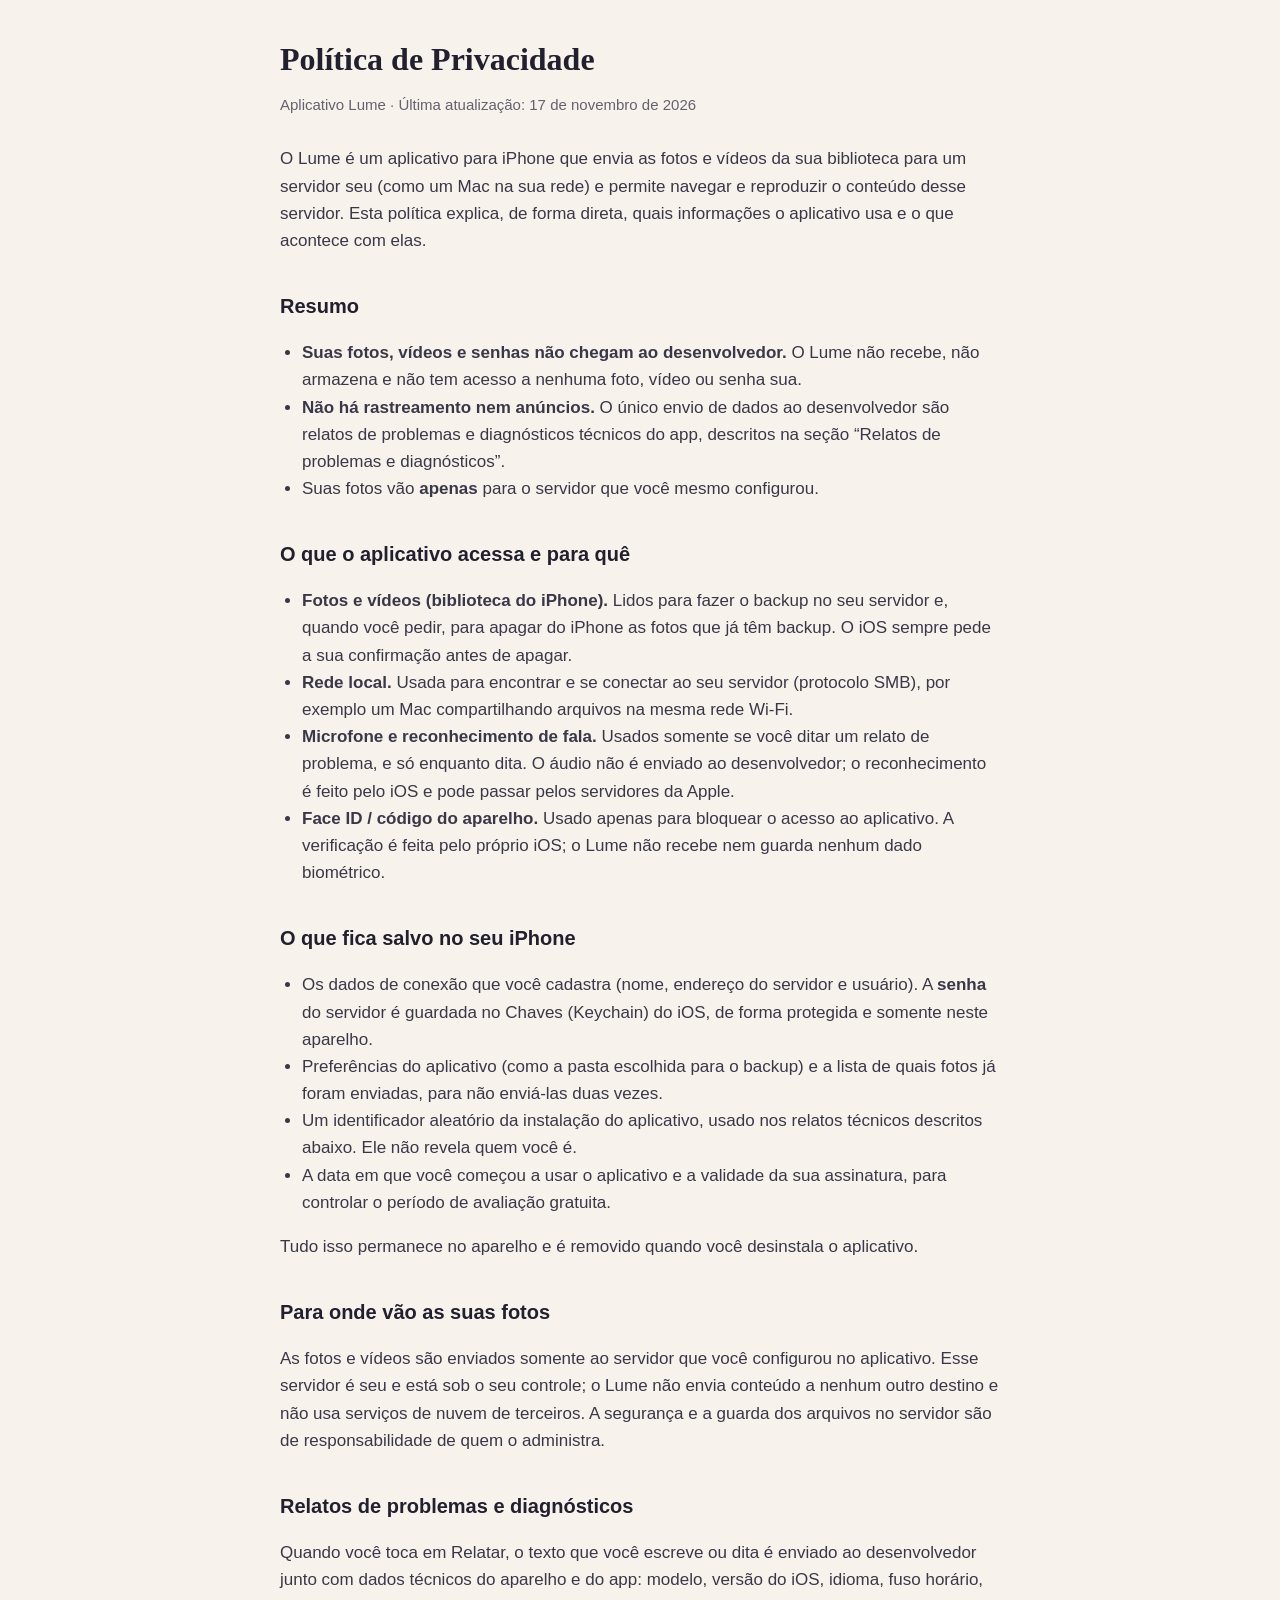
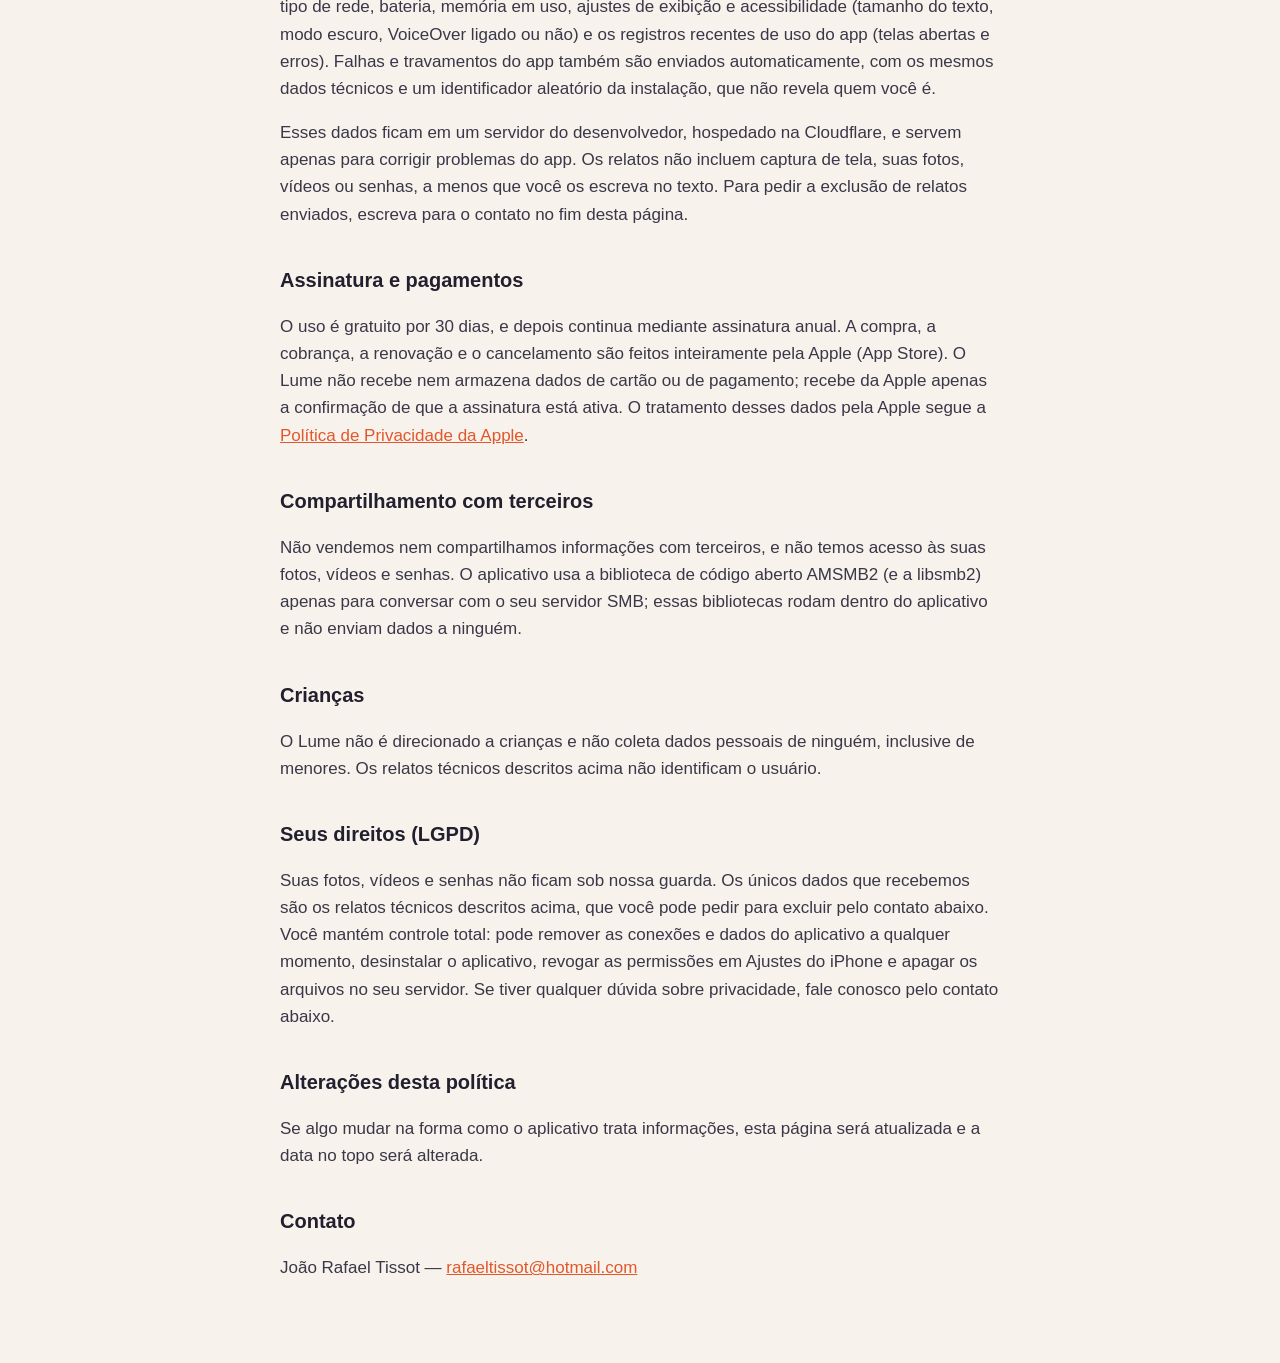
<file: index.html>
<!DOCTYPE html>
<html lang="pt-BR">
<head>
<meta charset="utf-8">
<meta name="viewport" content="width=device-width, initial-scale=1">
<title>Política de Privacidade — Lume</title>
<style>
  :root { color-scheme: light; }
  body { margin: 0; background: #f7f3ec; color: #221f2e; font: 17px/1.6 -apple-system, BlinkMacSystemFont, "Segoe UI", sans-serif; }
  main { max-width: 720px; margin: 0 auto; padding: 40px 22px 64px; }
  h1 { font: 600 32px/1.2 Georgia, "New York", serif; margin: 0 0 4px; }
  h2 { font-size: 20px; margin: 36px 0 8px; }
  p, li { color: #3a3748; }
  .meta { color: #66616f; font-size: 15px; margin-bottom: 28px; }
  a { color: #e2572b; }
  ul { padding-left: 22px; }
</style>
</head>
<body>
<main>
  <h1>Política de Privacidade</h1>
  <p class="meta">Aplicativo Lume · Última atualização: 17 de novembro de 2026</p>

  <p>O Lume é um aplicativo para iPhone que envia as fotos e vídeos da sua biblioteca para um servidor seu (como um Mac na sua rede) e permite navegar e reproduzir o conteúdo desse servidor. Esta política explica, de forma direta, quais informações o aplicativo usa e o que acontece com elas.</p>

  <h2>Resumo</h2>
  <ul>
    <li><strong>Suas fotos, vídeos e senhas não chegam ao desenvolvedor.</strong> O Lume não recebe, não armazena e não tem acesso a nenhuma foto, vídeo ou senha sua.</li>
    <li><strong>Não há rastreamento nem anúncios.</strong> O único envio de dados ao desenvolvedor são relatos de problemas e diagnósticos técnicos do app, descritos na seção “Relatos de problemas e diagnósticos”.</li>
    <li>Suas fotos vão <strong>apenas</strong> para o servidor que você mesmo configurou.</li>
  </ul>

  <h2>O que o aplicativo acessa e para quê</h2>
  <ul>
    <li><strong>Fotos e vídeos (biblioteca do iPhone).</strong> Lidos para fazer o backup no seu servidor e, quando você pedir, para apagar do iPhone as fotos que já têm backup. O iOS sempre pede a sua confirmação antes de apagar.</li>
    <li><strong>Rede local.</strong> Usada para encontrar e se conectar ao seu servidor (protocolo SMB), por exemplo um Mac compartilhando arquivos na mesma rede Wi-Fi.</li>
    <li><strong>Microfone e reconhecimento de fala.</strong> Usados somente se você ditar um relato de problema, e só enquanto dita. O áudio não é enviado ao desenvolvedor; o reconhecimento é feito pelo iOS e pode passar pelos servidores da Apple.</li>
    <li><strong>Face ID / código do aparelho.</strong> Usado apenas para bloquear o acesso ao aplicativo. A verificação é feita pelo próprio iOS; o Lume não recebe nem guarda nenhum dado biométrico.</li>
  </ul>

  <h2>O que fica salvo no seu iPhone</h2>
  <ul>
    <li>Os dados de conexão que você cadastra (nome, endereço do servidor e usuário). A <strong>senha</strong> do servidor é guardada no Chaves (Keychain) do iOS, de forma protegida e somente neste aparelho.</li>
    <li>Preferências do aplicativo (como a pasta escolhida para o backup) e a lista de quais fotos já foram enviadas, para não enviá-las duas vezes.</li>
    <li>Um identificador aleatório da instalação do aplicativo, usado nos relatos técnicos descritos abaixo. Ele não revela quem você é.</li>
    <li>A data em que você começou a usar o aplicativo e a validade da sua assinatura, para controlar o período de avaliação gratuita.</li>
  </ul>
  <p>Tudo isso permanece no aparelho e é removido quando você desinstala o aplicativo.</p>

  <h2>Para onde vão as suas fotos</h2>
  <p>As fotos e vídeos são enviados somente ao servidor que você configurou no aplicativo. Esse servidor é seu e está sob o seu controle; o Lume não envia conteúdo a nenhum outro destino e não usa serviços de nuvem de terceiros. A segurança e a guarda dos arquivos no servidor são de responsabilidade de quem o administra.</p>

  <h2>Relatos de problemas e diagnósticos</h2>
  <p>Quando você toca em Relatar, o texto que você escreve ou dita é enviado ao desenvolvedor junto com dados técnicos do aparelho e do app: modelo, versão do iOS, idioma, fuso horário, tipo de rede, bateria, memória em uso, ajustes de exibição e acessibilidade (tamanho do texto, modo escuro, VoiceOver ligado ou não) e os registros recentes de uso do app (telas abertas e erros). Falhas e travamentos do app também são enviados automaticamente, com os mesmos dados técnicos e um identificador aleatório da instalação, que não revela quem você é.</p>
  <p>Esses dados ficam em um servidor do desenvolvedor, hospedado na Cloudflare, e servem apenas para corrigir problemas do app. Os relatos não incluem captura de tela, suas fotos, vídeos ou senhas, a menos que você os escreva no texto. Para pedir a exclusão de relatos enviados, escreva para o contato no fim desta página.</p>

  <h2>Assinatura e pagamentos</h2>
  <p>O uso é gratuito por 30 dias, e depois continua mediante assinatura anual. A compra, a cobrança, a renovação e o cancelamento são feitos inteiramente pela Apple (App Store). O Lume não recebe nem armazena dados de cartão ou de pagamento; recebe da Apple apenas a confirmação de que a assinatura está ativa. O tratamento desses dados pela Apple segue a <a href="https://www.apple.com/legal/privacy/pt-br/">Política de Privacidade da Apple</a>.</p>

  <h2>Compartilhamento com terceiros</h2>
  <p>Não vendemos nem compartilhamos informações com terceiros, e não temos acesso às suas fotos, vídeos e senhas. O aplicativo usa a biblioteca de código aberto AMSMB2 (e a libsmb2) apenas para conversar com o seu servidor SMB; essas bibliotecas rodam dentro do aplicativo e não enviam dados a ninguém.</p>

  <h2>Crianças</h2>
  <p>O Lume não é direcionado a crianças e não coleta dados pessoais de ninguém, inclusive de menores. Os relatos técnicos descritos acima não identificam o usuário.</p>

  <h2>Seus direitos (LGPD)</h2>
  <p>Suas fotos, vídeos e senhas não ficam sob nossa guarda. Os únicos dados que recebemos são os relatos técnicos descritos acima, que você pode pedir para excluir pelo contato abaixo. Você mantém controle total: pode remover as conexões e dados do aplicativo a qualquer momento, desinstalar o aplicativo, revogar as permissões em Ajustes do iPhone e apagar os arquivos no seu servidor. Se tiver qualquer dúvida sobre privacidade, fale conosco pelo contato abaixo.</p>

  <h2>Alterações desta política</h2>
  <p>Se algo mudar na forma como o aplicativo trata informações, esta página será atualizada e a data no topo será alterada.</p>

  <h2>Contato</h2>
  <p>João Rafael Tissot — <a href="mailto:rafaeltissot@hotmail.com">rafaeltissot@hotmail.com</a></p>
</main>
</body>
</html>
</file>
